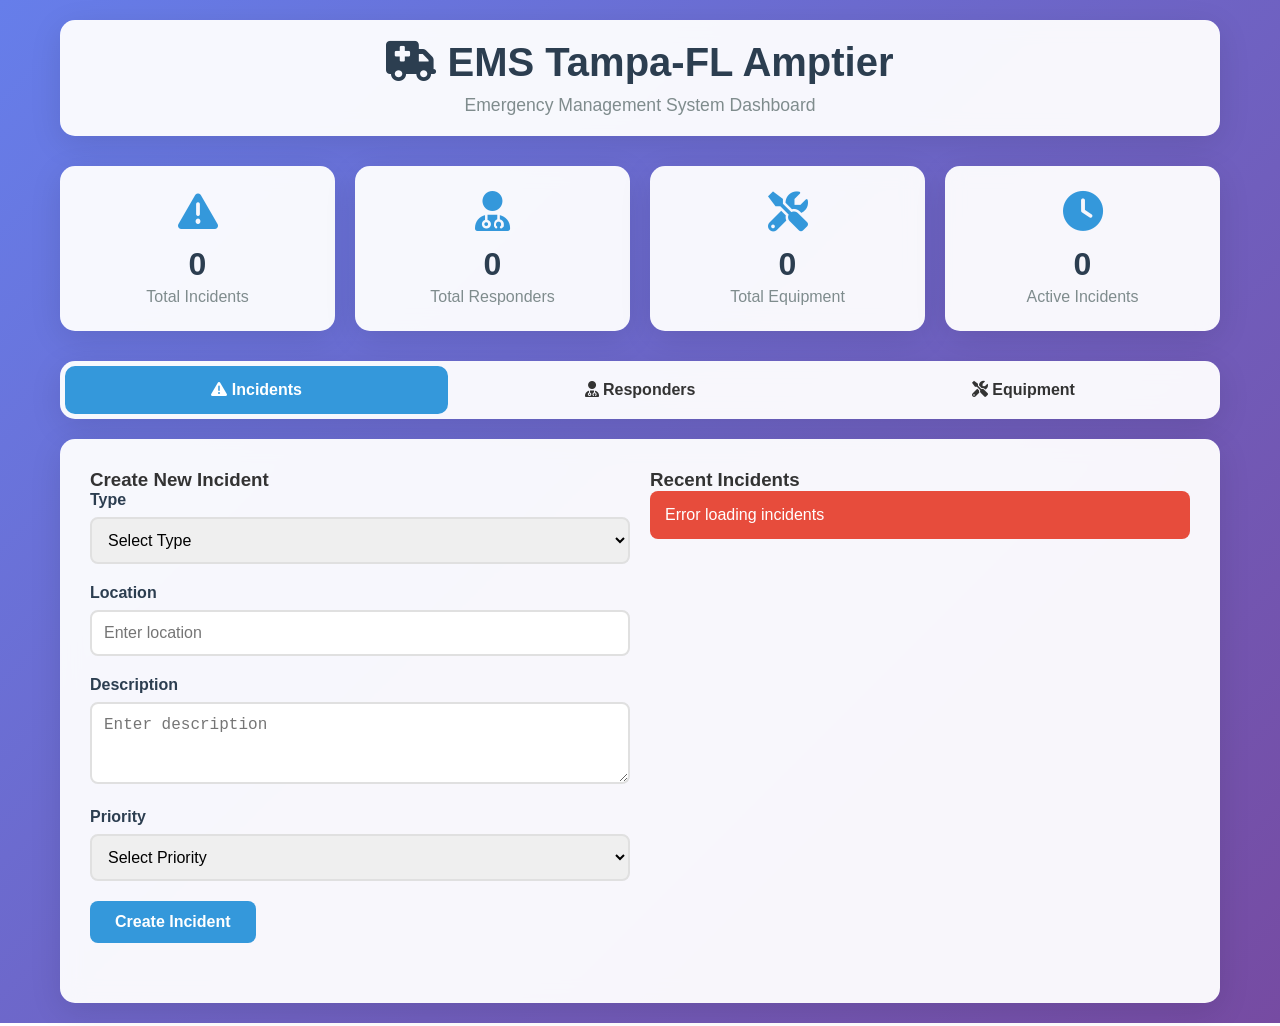
<file: dev/RexusOpsEMS/frontend/index.html>
<!DOCTYPE html>
<html lang="en">
<head>
    <meta charset="UTF-8">
    <meta name="viewport" content="width=device-width, initial-scale=1.0">
    <title>EMS Tampa-FL Amptier Dashboard</title>
    <link href="https://cdnjs.cloudflare.com/ajax/libs/font-awesome/6.0.0/css/all.min.css" rel="stylesheet">
    <style>
        * {
            margin: 0;
            padding: 0;
            box-sizing: border-box;
        }

        body {
            font-family: 'Segoe UI', Tahoma, Geneva, Verdana, sans-serif;
            background: linear-gradient(135deg, #667eea 0%, #764ba2 100%);
            min-height: 100vh;
            color: #333;
        }

        .container {
            max-width: 1200px;
            margin: 0 auto;
            padding: 20px;
        }

        .header {
            background: rgba(255, 255, 255, 0.95);
            backdrop-filter: blur(10px);
            border-radius: 15px;
            padding: 20px;
            margin-bottom: 30px;
            box-shadow: 0 8px 32px rgba(0, 0, 0, 0.1);
        }

        .header h1 {
            color: #2c3e50;
            text-align: center;
            font-size: 2.5rem;
            margin-bottom: 10px;
        }

        .header p {
            text-align: center;
            color: #7f8c8d;
            font-size: 1.1rem;
        }

        .stats-grid {
            display: grid;
            grid-template-columns: repeat(auto-fit, minmax(250px, 1fr));
            gap: 20px;
            margin-bottom: 30px;
        }

        .stat-card {
            background: rgba(255, 255, 255, 0.95);
            backdrop-filter: blur(10px);
            border-radius: 15px;
            padding: 25px;
            text-align: center;
            box-shadow: 0 8px 32px rgba(0, 0, 0, 0.1);
            transition: transform 0.3s ease;
        }

        .stat-card:hover {
            transform: translateY(-5px);
        }

        .stat-card i {
            font-size: 2.5rem;
            margin-bottom: 15px;
            color: #3498db;
        }

        .stat-card h3 {
            font-size: 2rem;
            color: #2c3e50;
            margin-bottom: 5px;
        }

        .stat-card p {
            color: #7f8c8d;
            font-size: 1rem;
        }

        .tabs {
            display: flex;
            background: rgba(255, 255, 255, 0.95);
            backdrop-filter: blur(10px);
            border-radius: 15px;
            padding: 5px;
            margin-bottom: 20px;
            box-shadow: 0 8px 32px rgba(0, 0, 0, 0.1);
        }

        .tab {
            flex: 1;
            padding: 15px 20px;
            text-align: center;
            cursor: pointer;
            border-radius: 10px;
            transition: all 0.3s ease;
            font-weight: 600;
        }

        .tab.active {
            background: #3498db;
            color: white;
        }

        .tab:hover:not(.active) {
            background: rgba(52, 152, 219, 0.1);
        }

        .content {
            background: rgba(255, 255, 255, 0.95);
            backdrop-filter: blur(10px);
            border-radius: 15px;
            padding: 30px;
            box-shadow: 0 8px 32px rgba(0, 0, 0, 0.1);
        }

        .form-grid {
            display: grid;
            grid-template-columns: repeat(auto-fit, minmax(300px, 1fr));
            gap: 20px;
            margin-bottom: 30px;
        }

        .form-group {
            margin-bottom: 20px;
        }

        .form-group label {
            display: block;
            margin-bottom: 8px;
            font-weight: 600;
            color: #2c3e50;
        }

        .form-group input,
        .form-group select,
        .form-group textarea {
            width: 100%;
            padding: 12px;
            border: 2px solid #e0e0e0;
            border-radius: 8px;
            font-size: 1rem;
            transition: border-color 0.3s ease;
        }

        .form-group input:focus,
        .form-group select:focus,
        .form-group textarea:focus {
            outline: none;
            border-color: #3498db;
        }

        .btn {
            background: #3498db;
            color: white;
            border: none;
            padding: 12px 25px;
            border-radius: 8px;
            cursor: pointer;
            font-size: 1rem;
            font-weight: 600;
            transition: all 0.3s ease;
        }

        .btn:hover {
            background: #2980b9;
            transform: translateY(-2px);
        }

        .btn-danger {
            background: #e74c3c;
        }

        .btn-danger:hover {
            background: #c0392b;
        }

        .btn-success {
            background: #27ae60;
        }

        .btn-success:hover {
            background: #229954;
        }

        .list-container {
            max-height: 500px;
            overflow-y: auto;
        }

        .item-card {
            background: #f8f9fa;
            border-radius: 10px;
            padding: 20px;
            margin-bottom: 15px;
            border-left: 4px solid #3498db;
            transition: all 0.3s ease;
        }

        .item-card:hover {
            transform: translateX(5px);
            box-shadow: 0 5px 15px rgba(0, 0, 0, 0.1);
        }

        .item-card h4 {
            color: #2c3e50;
            margin-bottom: 10px;
        }

        .item-card p {
            color: #7f8c8d;
            margin-bottom: 5px;
        }

        .status-badge {
            display: inline-block;
            padding: 4px 12px;
            border-radius: 20px;
            font-size: 0.8rem;
            font-weight: 600;
            text-transform: uppercase;
        }

        .status-active {
            background: #e74c3c;
            color: white;
        }

        .status-available {
            background: #27ae60;
            color: white;
        }

        .priority-high {
            background: #e74c3c;
            color: white;
        }

        .priority-medium {
            background: #f39c12;
            color: white;
        }

        .priority-low {
            background: #27ae60;
            color: white;
        }

        .hidden {
            display: none;
        }

        .loading {
            text-align: center;
            padding: 40px;
            color: #7f8c8d;
        }

        .error {
            background: #e74c3c;
            color: white;
            padding: 15px;
            border-radius: 8px;
            margin-bottom: 20px;
        }

        .success {
            background: #27ae60;
            color: white;
            padding: 15px;
            border-radius: 8px;
            margin-bottom: 20px;
        }

        @media (max-width: 768px) {
            .container {
                padding: 10px;
            }
            
            .header h1 {
                font-size: 2rem;
            }
            
            .stats-grid {
                grid-template-columns: 1fr;
            }
            
            .form-grid {
                grid-template-columns: 1fr;
            }
        }
    </style>
</head>
<body>
    <div class="container">
        <div class="header">
            <h1><i class="fas fa-ambulance"></i> EMS Tampa-FL Amptier</h1>
            <p>Emergency Management System Dashboard</p>
        </div>

        <div class="stats-grid" id="statsGrid">
            <div class="stat-card">
                <i class="fas fa-exclamation-triangle"></i>
                <h3 id="totalIncidents">0</h3>
                <p>Total Incidents</p>
            </div>
            <div class="stat-card">
                <i class="fas fa-user-md"></i>
                <h3 id="totalResponders">0</h3>
                <p>Total Responders</p>
            </div>
            <div class="stat-card">
                <i class="fas fa-tools"></i>
                <h3 id="totalEquipment">0</h3>
                <p>Total Equipment</p>
            </div>
            <div class="stat-card">
                <i class="fas fa-clock"></i>
                <h3 id="activeIncidents">0</h3>
                <p>Active Incidents</p>
            </div>
        </div>

        <div class="tabs">
            <div class="tab active" onclick="showTab('incidents')">
                <i class="fas fa-exclamation-triangle"></i> Incidents
            </div>
            <div class="tab" onclick="showTab('responders')">
                <i class="fas fa-user-md"></i> Responders
            </div>
            <div class="tab" onclick="showTab('equipment')">
                <i class="fas fa-tools"></i> Equipment
            </div>
        </div>

        <div class="content">
            <!-- Incidents Tab -->
            <div id="incidentsTab">
                <div class="form-grid">
                    <div>
                        <h3>Create New Incident</h3>
                        <form id="incidentForm">
                            <div class="form-group">
                                <label for="incidentType">Type</label>
                                <select id="incidentType" required>
                                    <option value="">Select Type</option>
                                    <option value="Medical Emergency">Medical Emergency</option>
                                    <option value="Traffic Accident">Traffic Accident</option>
                                    <option value="Fire">Fire</option>
                                    <option value="Natural Disaster">Natural Disaster</option>
                                    <option value="Other">Other</option>
                                </select>
                            </div>
                            <div class="form-group">
                                <label for="incidentLocation">Location</label>
                                <input type="text" id="incidentLocation" placeholder="Enter location" required>
                            </div>
                            <div class="form-group">
                                <label for="incidentDescription">Description</label>
                                <textarea id="incidentDescription" rows="3" placeholder="Enter description" required></textarea>
                            </div>
                            <div class="form-group">
                                <label for="incidentPriority">Priority</label>
                                <select id="incidentPriority" required>
                                    <option value="">Select Priority</option>
                                    <option value="high">High</option>
                                    <option value="medium">Medium</option>
                                    <option value="low">Low</option>
                                </select>
                            </div>
                            <button type="submit" class="btn">Create Incident</button>
                        </form>
                    </div>
                    <div>
                        <h3>Recent Incidents</h3>
                        <div id="incidentsList" class="list-container">
                            <div class="loading">Loading incidents...</div>
                        </div>
                    </div>
                </div>
            </div>

            <!-- Responders Tab -->
            <div id="respondersTab" class="hidden">
                <div class="form-grid">
                    <div>
                        <h3>Add New Responder</h3>
                        <form id="responderForm">
                            <div class="form-group">
                                <label for="responderName">Name</label>
                                <input type="text" id="responderName" placeholder="Enter name" required>
                            </div>
                            <div class="form-group">
                                <label for="responderRole">Role</label>
                                <select id="responderRole" required>
                                    <option value="">Select Role</option>
                                    <option value="Paramedic">Paramedic</option>
                                    <option value="EMT">EMT</option>
                                    <option value="Firefighter">Firefighter</option>
                                    <option value="Police Officer">Police Officer</option>
                                    <option value="Dispatcher">Dispatcher</option>
                                </select>
                            </div>
                            <div class="form-group">
                                <label for="responderContact">Contact Number</label>
                                <input type="tel" id="responderContact" placeholder="Enter contact number" required>
                            </div>
                            <div class="form-group">
                                <label for="responderLocation">Current Location</label>
                                <input type="text" id="responderLocation" placeholder="Enter current location">
                            </div>
                            <button type="submit" class="btn">Add Responder</button>
                        </form>
                    </div>
                    <div>
                        <h3>Available Responders</h3>
                        <div id="respondersList" class="list-container">
                            <div class="loading">Loading responders...</div>
                        </div>
                    </div>
                </div>
            </div>

            <!-- Equipment Tab -->
            <div id="equipmentTab" class="hidden">
                <div class="form-grid">
                    <div>
                        <h3>Add Equipment</h3>
                        <form id="equipmentForm">
                            <div class="form-group">
                                <label for="equipmentName">Equipment Name</label>
                                <input type="text" id="equipmentName" placeholder="Enter equipment name" required>
                            </div>
                            <div class="form-group">
                                <label for="equipmentType">Type</label>
                                <select id="equipmentType" required>
                                    <option value="">Select Type</option>
                                    <option value="Medical">Medical</option>
                                    <option value="Transport">Transport</option>
                                    <option value="Communication">Communication</option>
                                    <option value="Safety">Safety</option>
                                    <option value="Other">Other</option>
                                </select>
                            </div>
                            <div class="form-group">
                                <label for="equipmentQuantity">Quantity</label>
                                <input type="number" id="equipmentQuantity" min="1" placeholder="Enter quantity" required>
                            </div>
                            <div class="form-group">
                                <label for="equipmentLocation">Location</label>
                                <input type="text" id="equipmentLocation" placeholder="Enter storage location">
                            </div>
                            <button type="submit" class="btn">Add Equipment</button>
                        </form>
                    </div>
                    <div>
                        <h3>Equipment Inventory</h3>
                        <div id="equipmentList" class="list-container">
                            <div class="loading">Loading equipment...</div>
                        </div>
                    </div>
                </div>
            </div>
        </div>
    </div>

    <script>
        const API_BASE = 'http://localhost:5000/api';
        let currentTab = 'incidents';

        // Initialize the application
        document.addEventListener('DOMContentLoaded', function() {
            loadDashboardStats();
            loadIncidents();
            setupEventListeners();
        });

        function setupEventListeners() {
            // Incident form
            document.getElementById('incidentForm').addEventListener('submit', function(e) {
                e.preventDefault();
                createIncident();
            });

            // Responder form
            document.getElementById('responderForm').addEventListener('submit', function(e) {
                e.preventDefault();
                createResponder();
            });

            // Equipment form
            document.getElementById('equipmentForm').addEventListener('submit', function(e) {
                e.preventDefault();
                createEquipment();
            });
        }

        function showTab(tabName) {
            // Hide all tabs
            document.getElementById('incidentsTab').classList.add('hidden');
            document.getElementById('respondersTab').classList.add('hidden');
            document.getElementById('equipmentTab').classList.add('hidden');

            // Remove active class from all tabs
            document.querySelectorAll('.tab').forEach(tab => tab.classList.remove('active'));

            // Show selected tab
            document.getElementById(tabName + 'Tab').classList.remove('hidden');
            event.target.classList.add('active');

            currentTab = tabName;

            // Load data for the selected tab
            switch(tabName) {
                case 'incidents':
                    loadIncidents();
                    break;
                case 'responders':
                    loadResponders();
                    break;
                case 'equipment':
                    loadEquipment();
                    break;
            }
        }

        async function loadDashboardStats() {
            try {
                const response = await fetch(`${API_BASE}/dashboard/stats`);
                const data = await response.json();
                
                document.getElementById('totalIncidents').textContent = data.total_incidents;
                document.getElementById('totalResponders').textContent = data.total_responders;
                document.getElementById('totalEquipment').textContent = data.total_equipment;
                document.getElementById('activeIncidents').textContent = data.active_incidents;
            } catch (error) {
                console.error('Error loading dashboard stats:', error);
            }
        }

        async function loadIncidents() {
            try {
                const response = await fetch(`${API_BASE}/incidents`);
                const data = await response.json();
                
                const incidentsList = document.getElementById('incidentsList');
                if (data.incidents.length === 0) {
                    incidentsList.innerHTML = '<p>No incidents found.</p>';
                    return;
                }

                incidentsList.innerHTML = data.incidents.map(incident => `
                    <div class="item-card">
                        <h4>${incident.type}</h4>
                        <p><strong>Location:</strong> ${incident.location}</p>
                        <p><strong>Description:</strong> ${incident.description}</p>
                        <p><strong>Priority:</strong> <span class="status-badge priority-${incident.priority}">${incident.priority}</span></p>
                        <p><strong>Status:</strong> <span class="status-badge status-${incident.status}">${incident.status}</span></p>
                        <p><strong>Created:</strong> ${new Date(incident.created_at).toLocaleString()}</p>
                    </div>
                `).join('');
            } catch (error) {
                console.error('Error loading incidents:', error);
                document.getElementById('incidentsList').innerHTML = '<div class="error">Error loading incidents</div>';
            }
        }

        async function loadResponders() {
            try {
                const response = await fetch(`${API_BASE}/responders`);
                const data = await response.json();
                
                const respondersList = document.getElementById('respondersList');
                if (data.responders.length === 0) {
                    respondersList.innerHTML = '<p>No responders found.</p>';
                    return;
                }

                respondersList.innerHTML = data.responders.map(responder => `
                    <div class="item-card">
                        <h4>${responder.name}</h4>
                        <p><strong>Role:</strong> ${responder.role}</p>
                        <p><strong>Contact:</strong> ${responder.contact_number}</p>
                        <p><strong>Location:</strong> ${responder.current_location || 'Not specified'}</p>
                        <p><strong>Status:</strong> <span class="status-badge status-${responder.status}">${responder.status}</span></p>
                    </div>
                `).join('');
            } catch (error) {
                console.error('Error loading responders:', error);
                document.getElementById('respondersList').innerHTML = '<div class="error">Error loading responders</div>';
            }
        }

        async function loadEquipment() {
            try {
                const response = await fetch(`${API_BASE}/equipment`);
                const data = await response.json();
                
                const equipmentList = document.getElementById('equipmentList');
                if (data.equipment.length === 0) {
                    equipmentList.innerHTML = '<p>No equipment found.</p>';
                    return;
                }

                equipmentList.innerHTML = data.equipment.map(equipment => `
                    <div class="item-card">
                        <h4>${equipment.name}</h4>
                        <p><strong>Type:</strong> ${equipment.type}</p>
                        <p><strong>Quantity:</strong> ${equipment.quantity}</p>
                        <p><strong>Available:</strong> ${equipment.available_quantity}</p>
                        <p><strong>Location:</strong> ${equipment.location || 'Not specified'}</p>
                        <p><strong>Status:</strong> <span class="status-badge status-${equipment.status}">${equipment.status}</span></p>
                    </div>
                `).join('');
            } catch (error) {
                console.error('Error loading equipment:', error);
                document.getElementById('equipmentList').innerHTML = '<div class="error">Error loading equipment</div>';
            }
        }

        async function createIncident() {
            const formData = {
                type: document.getElementById('incidentType').value,
                location: document.getElementById('incidentLocation').value,
                description: document.getElementById('incidentDescription').value,
                priority: document.getElementById('incidentPriority').value
            };

            try {
                const response = await fetch(`${API_BASE}/incidents`, {
                    method: 'POST',
                    headers: {
                        'Content-Type': 'application/json'
                    },
                    body: JSON.stringify(formData)
                });

                if (response.ok) {
                    document.getElementById('incidentForm').reset();
                    loadIncidents();
                    loadDashboardStats();
                    showMessage('Incident created successfully!', 'success');
                } else {
                    const error = await response.json();
                    showMessage(`Error: ${error.error}`, 'error');
                }
            } catch (error) {
                console.error('Error creating incident:', error);
                showMessage('Error creating incident', 'error');
            }
        }

        async function createResponder() {
            const formData = {
                name: document.getElementById('responderName').value,
                role: document.getElementById('responderRole').value,
                contact_number: document.getElementById('responderContact').value,
                current_location: document.getElementById('responderLocation').value
            };

            try {
                const response = await fetch(`${API_BASE}/responders`, {
                    method: 'POST',
                    headers: {
                        'Content-Type': 'application/json'
                    },
                    body: JSON.stringify(formData)
                });

                if (response.ok) {
                    document.getElementById('responderForm').reset();
                    loadResponders();
                    loadDashboardStats();
                    showMessage('Responder added successfully!', 'success');
                } else {
                    const error = await response.json();
                    showMessage(`Error: ${error.error}`, 'error');
                }
            } catch (error) {
                console.error('Error creating responder:', error);
                showMessage('Error adding responder', 'error');
            }
        }

        async function createEquipment() {
            const formData = {
                name: document.getElementById('equipmentName').value,
                type: document.getElementById('equipmentType').value,
                quantity: parseInt(document.getElementById('equipmentQuantity').value),
                location: document.getElementById('equipmentLocation').value
            };

            try {
                const response = await fetch(`${API_BASE}/equipment`, {
                    method: 'POST',
                    headers: {
                        'Content-Type': 'application/json'
                    },
                    body: JSON.stringify(formData)
                });

                if (response.ok) {
                    document.getElementById('equipmentForm').reset();
                    loadEquipment();
                    loadDashboardStats();
                    showMessage('Equipment added successfully!', 'success');
                } else {
                    const error = await response.json();
                    showMessage(`Error: ${error.error}`, 'error');
                }
            } catch (error) {
                console.error('Error creating equipment:', error);
                showMessage('Error adding equipment', 'error');
            }
        }

        function showMessage(message, type) {
            const messageDiv = document.createElement('div');
            messageDiv.className = type;
            messageDiv.textContent = message;
            
            const content = document.querySelector('.content');
            content.insertBefore(messageDiv, content.firstChild);
            
            setTimeout(() => {
                messageDiv.remove();
            }, 5000);
        }
    </script>
</body>
</html>
</file>
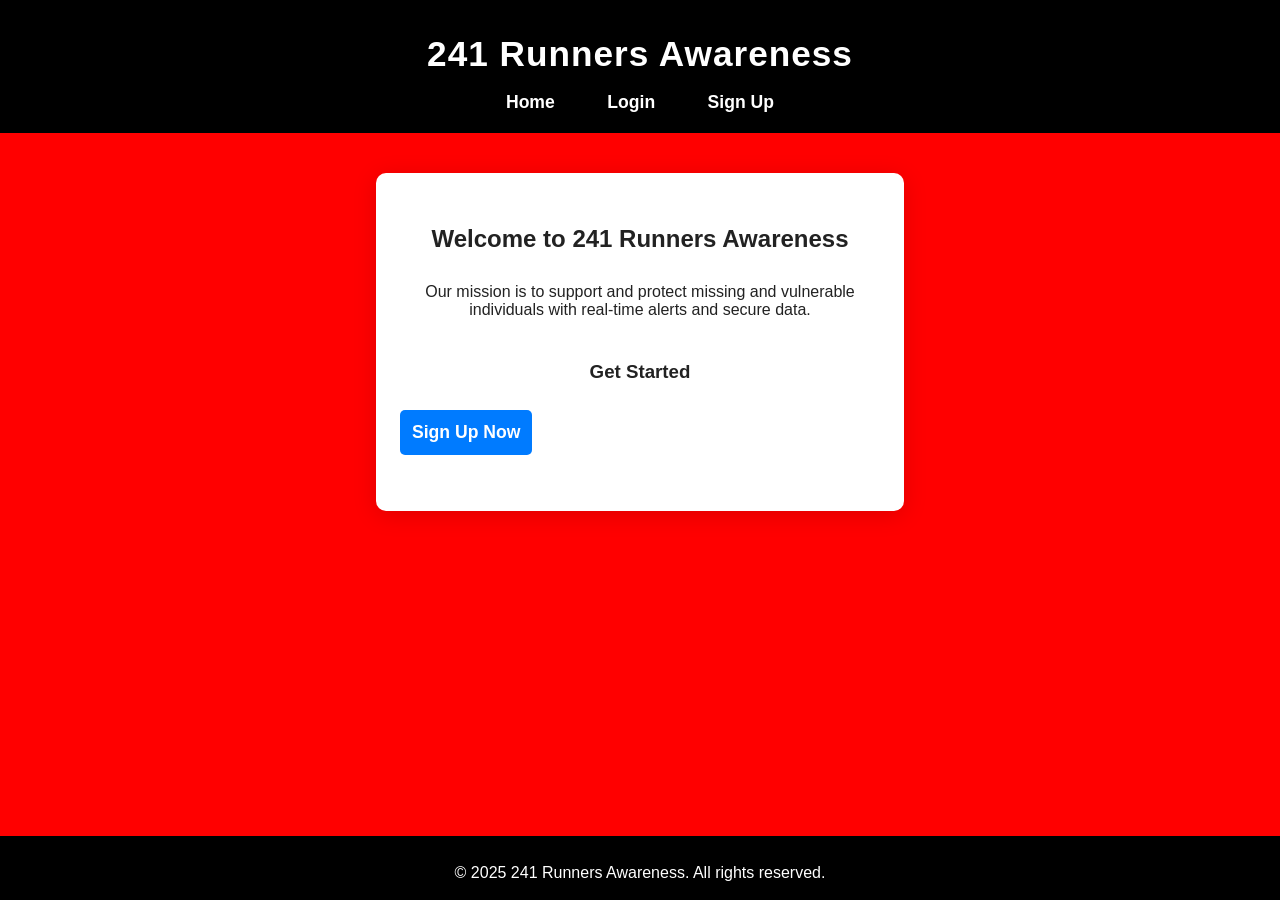
<file: dev/241Runners/frontend/public/index.html>
<!DOCTYPE html>
<html lang="en">
<head>
  <meta charset="UTF-8" />
  <meta name="viewport" content="width=device-width, initial-scale=1.0" />
  <title>241 Runners Awareness</title>
  <script src="https://accounts.google.com/gsi/client" async defer></script>
  <link rel="stylesheet" href="styles.css" />
</head>
<body>
  <header>
    <h1>241 Runners Awareness</h1>
    <nav>
      <a href="index.html">Home</a>
      <a href="login.html">Login</a>
      <a href="signup.html">Sign Up</a>
    </nav>
  </header>

  <main>
    <section>
      <h2>Welcome to 241 Runners Awareness</h2>
      <p>Our mission is to support and protect missing and vulnerable individuals with real-time alerts and secure data.</p>
    </section>
    <section>
      <h3>Get Started</h3>
      <a href="signup.html"><button>Sign Up Now</button></a>
    </section>
  </main>

  <footer>
    <p>&copy; 2025 241 Runners Awareness. All rights reserved.</p>
  </footer>
</body>
</html>
</file>
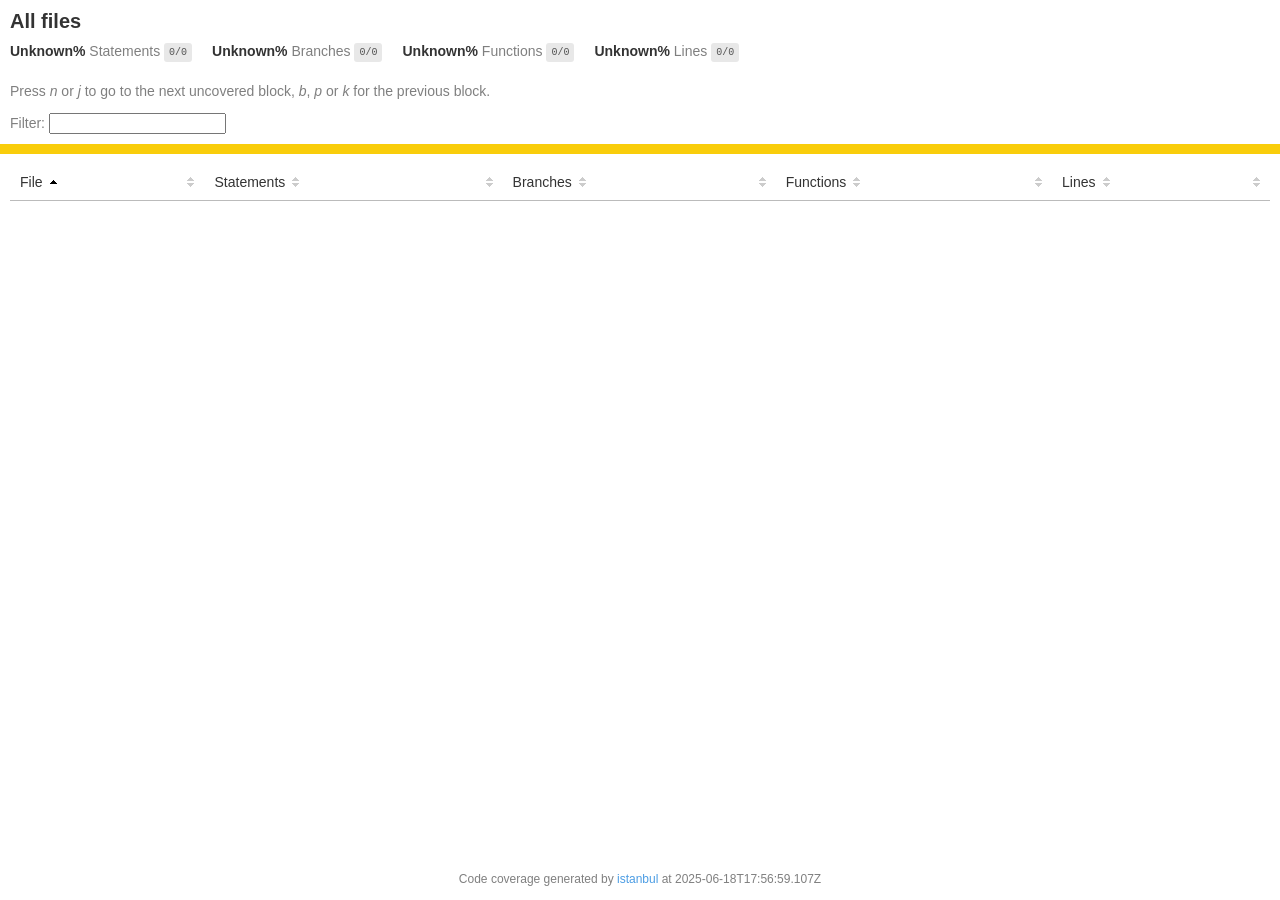
<file: dev/241Runners/frontend/coverage/lcov-report/index.html>
<!doctype html>
<html lang="en">

<head>
    <title>Code coverage report for All files</title>
    <meta charset="utf-8" />
    <link rel="stylesheet" href="prettify.css" />
    <link rel="stylesheet" href="base.css" />
    <link rel="shortcut icon" type="image/x-icon" href="favicon.png" />
    <meta name="viewport" content="width=device-width, initial-scale=1" />
    <style type='text/css'>
        .coverage-summary .sorter {
            background-image: url(sort-arrow-sprite.png);
        }
    </style>
</head>
    
<body>
<div class='wrapper'>
    <div class='pad1'>
        <h1>All files</h1>
        <div class='clearfix'>
            
            <div class='fl pad1y space-right2'>
                <span class="strong">Unknown% </span>
                <span class="quiet">Statements</span>
                <span class='fraction'>0/0</span>
            </div>
        
            
            <div class='fl pad1y space-right2'>
                <span class="strong">Unknown% </span>
                <span class="quiet">Branches</span>
                <span class='fraction'>0/0</span>
            </div>
        
            
            <div class='fl pad1y space-right2'>
                <span class="strong">Unknown% </span>
                <span class="quiet">Functions</span>
                <span class='fraction'>0/0</span>
            </div>
        
            
            <div class='fl pad1y space-right2'>
                <span class="strong">Unknown% </span>
                <span class="quiet">Lines</span>
                <span class='fraction'>0/0</span>
            </div>
        
            
        </div>
        <p class="quiet">
            Press <em>n</em> or <em>j</em> to go to the next uncovered block, <em>b</em>, <em>p</em> or <em>k</em> for the previous block.
        </p>
        <template id="filterTemplate">
            <div class="quiet">
                Filter:
                <input type="search" id="fileSearch">
            </div>
        </template>
    </div>
    <div class='status-line medium'></div>
    <div class="pad1">
<table class="coverage-summary">
<thead>
<tr>
   <th data-col="file" data-fmt="html" data-html="true" class="file">File</th>
   <th data-col="pic" data-type="number" data-fmt="html" data-html="true" class="pic"></th>
   <th data-col="statements" data-type="number" data-fmt="pct" class="pct">Statements</th>
   <th data-col="statements_raw" data-type="number" data-fmt="html" class="abs"></th>
   <th data-col="branches" data-type="number" data-fmt="pct" class="pct">Branches</th>
   <th data-col="branches_raw" data-type="number" data-fmt="html" class="abs"></th>
   <th data-col="functions" data-type="number" data-fmt="pct" class="pct">Functions</th>
   <th data-col="functions_raw" data-type="number" data-fmt="html" class="abs"></th>
   <th data-col="lines" data-type="number" data-fmt="pct" class="pct">Lines</th>
   <th data-col="lines_raw" data-type="number" data-fmt="html" class="abs"></th>
</tr>
</thead>
<tbody></tbody>
</table>
</div>
                <div class='push'></div><!-- for sticky footer -->
            </div><!-- /wrapper -->
            <div class='footer quiet pad2 space-top1 center small'>
                Code coverage generated by
                <a href="https://istanbul.js.org/" target="_blank" rel="noopener noreferrer">istanbul</a>
                at 2025-06-18T17:56:59.107Z
            </div>
        <script src="prettify.js"></script>
        <script>
            window.onload = function () {
                prettyPrint();
            };
        </script>
        <script src="sorter.js"></script>
        <script src="block-navigation.js"></script>
    </body>
</html>
</file>
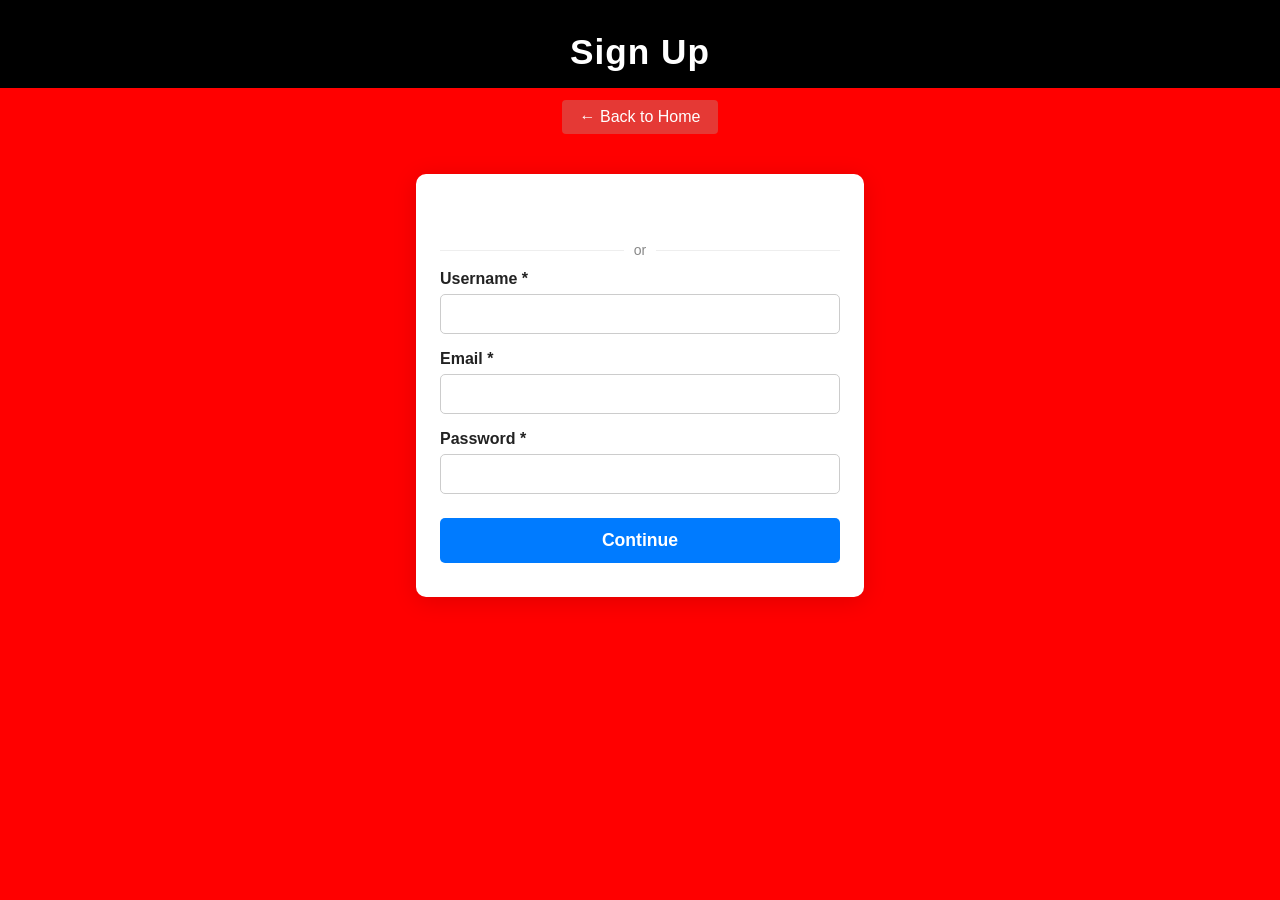
<file: dev/241Runners/frontend/signup.html>
<!DOCTYPE html>
<html lang="en">
<head>
  <meta charset="UTF-8">
  <meta name="viewport" content="width=device-width, initial-scale=1.0">
  <title>Sign Up - 241Runners Awareness</title>
  <script src="https://accounts.google.com/gsi/client" async defer></script>
  <style>
    body {
      background: #ff0000;
      min-height: 100vh;
      margin: 0;
      font-family: Arial, sans-serif;
      display: flex;
      flex-direction: column;
      align-items: center;
      justify-content: flex-start;
    }
    .header {
      width: 100%;
      background: #000;
      color: #fff;
      text-align: center;
      padding: 32px 0 16px 0;
      font-size: 2.2rem;
      font-weight: bold;
      letter-spacing: 1px;
    }
    .back-btn {
      display: inline-block;
      margin: 12px 0 0 0;
      background: #e53935;
      color: #fff;
      border: none;
      border-radius: 4px;
      padding: 8px 18px;
      font-size: 1rem;
      cursor: pointer;
      text-decoration: none;
      transition: background 0.2s;
    }
    .back-btn:hover {
      background: #b71c1c;
    }
    .signup-container {
      background: #fff;
      border-radius: 10px;
      box-shadow: 0 4px 24px rgba(0,0,0,0.13);
      max-width: 400px;
      width: 95%;
      margin: 40px auto 0 auto;
      padding: 32px 24px 24px 24px;
      display: flex;
      flex-direction: column;
      align-items: stretch;
    }
    .google-btn-container {
      display: flex;
      justify-content: center;
      margin-bottom: 18px;
    }
    .divider {
      display: flex;
      align-items: center;
      text-align: center;
      margin: 18px 0 12px 0;
      color: #888;
      font-size: 14px;
    }
    .divider::before, .divider::after {
      content: '';
      flex: 1;
      border-bottom: 1px solid #eee;
    }
    .divider:not(:empty)::before {
      margin-right: 10px;
    }
    .divider:not(:empty)::after {
      margin-left: 10px;
    }
    .form-group {
      margin-bottom: 16px;
      display: flex;
      flex-direction: column;
    }
    label {
      font-weight: 600;
      margin-bottom: 6px;
      color: #222;
    }
    input[type="text"], input[type="email"], input[type="password"] {
      padding: 10px;
      border: 1.5px solid #ccc;
      border-radius: 5px;
      font-size: 1rem;
      transition: border 0.2s;
    }
    input:focus {
      border: 1.5px solid #007bff;
      outline: none;
    }
    .submit-btn {
      background: #007bff;
      color: #fff;
      border: none;
      border-radius: 5px;
      padding: 12px;
      font-size: 1.1rem;
      font-weight: 600;
      cursor: pointer;
      margin-top: 8px;
      transition: background 0.2s;
    }
    .submit-btn:hover {
      background: #0056b3;
    }
    .message {
      text-align: center;
      margin: 10px 0 0 0;
      font-size: 1rem;
      color: #d32f2f;
    }
    @media (max-width: 600px) {
      .signup-container {
        padding: 18px 6px 18px 6px;
      }
      .header {
        font-size: 1.3rem;
        padding: 18px 0 8px 0;
      }
    }
  </style>
</head>
<body>
  <div class="header">Sign Up</div>
  <a href="/" class="back-btn">&larr; Back to Home</a>
  <form class="signup-container" id="signupForm">
    <div class="google-btn-container">
      <div id="g_id_onload"
        data-client_id="933970195369-67fjn7t28p7q8a3grar5a46jad4mvinq.apps.googleusercontent.com"
        data-callback="handleGoogleSignIn"
        data-auto_prompt="false">
      </div>
      <div class="g_id_signin"
        data-type="standard"
        data-size="large"
        data-theme="outline"
        data-text="sign_up_with"
        data-shape="rectangular"
        data-logo_alignment="left">
      </div>
    </div>
    <div class="divider">or</div>
    <div class="form-group">
      <label for="username">Username *</label>
      <input type="text" id="username" name="username" required autocomplete="username">
    </div>
    <div class="form-group">
      <label for="email">Email *</label>
      <input type="email" id="email" name="email" required autocomplete="email">
    </div>
    <div class="form-group">
      <label for="password">Password *</label>
      <input type="password" id="password" name="password" required autocomplete="new-password">
    </div>
    <button type="submit" class="submit-btn">Continue</button>
    <div class="message" id="message"></div>
  </form>
  <script>
    // Backend API URL
    const API_BASE_URL = 'https://api.241runnersawareness.org/api';

    // Google SSO handler
    function handleGoogleSignIn(response) {
      const messageDiv = document.getElementById('message');
      messageDiv.style.color = '#007bff';
      messageDiv.textContent = 'Signing up with Google...';
      fetch(`${API_BASE_URL}/auth/google-login`, {
        method: 'POST',
        headers: { 'Content-Type': 'application/json' },
        body: JSON.stringify({ IdToken: response.credential })
      })
      .then(res => res.json())
      .then(data => {
        if (data.success) {
          localStorage.setItem('user', JSON.stringify(data));
          messageDiv.style.color = '#388e3c';
          messageDiv.textContent = 'Sign up successful! Redirecting...';
          setTimeout(() => window.location.href = '/', 1200);
        } else {
          messageDiv.style.color = '#d32f2f';
          messageDiv.textContent = data.message || 'Google sign up failed.';
        }
      })
      .catch(() => {
        messageDiv.style.color = '#d32f2f';
        messageDiv.textContent = 'Network error. Please try again.';
      });
    }

    // Traditional signup handler (optional: POST to your backend)
    document.getElementById('signupForm').addEventListener('submit', function(e) {
      e.preventDefault();
      const username = document.getElementById('username').value;
      const email = document.getElementById('email').value;
      const password = document.getElementById('password').value;
      const messageDiv = document.getElementById('message');
      messageDiv.style.color = '#007bff';
      messageDiv.textContent = 'Signing up...';
      // Example: POST to your backend registration endpoint
      fetch(`${API_BASE_URL}/auth/register`, {
        method: 'POST',
        headers: { 'Content-Type': 'application/json' },
        body: JSON.stringify({
          username,
          email,
          password
        })
      })
      .then(res => res.json())
      .then(data => {
        if (data.success) {
          localStorage.setItem('user', JSON.stringify(data));
          messageDiv.style.color = '#388e3c';
          messageDiv.textContent = 'Sign up successful! Redirecting...';
          setTimeout(() => window.location.href = '/', 1200);
        } else {
          messageDiv.style.color = '#d32f2f';
          messageDiv.textContent = data.message || 'Sign up failed.';
        }
      })
      .catch(() => {
        messageDiv.style.color = '#d32f2f';
        messageDiv.textContent = 'Network error. Please try again.';
      });
    });
  </script>
</body>
</html>
</file>
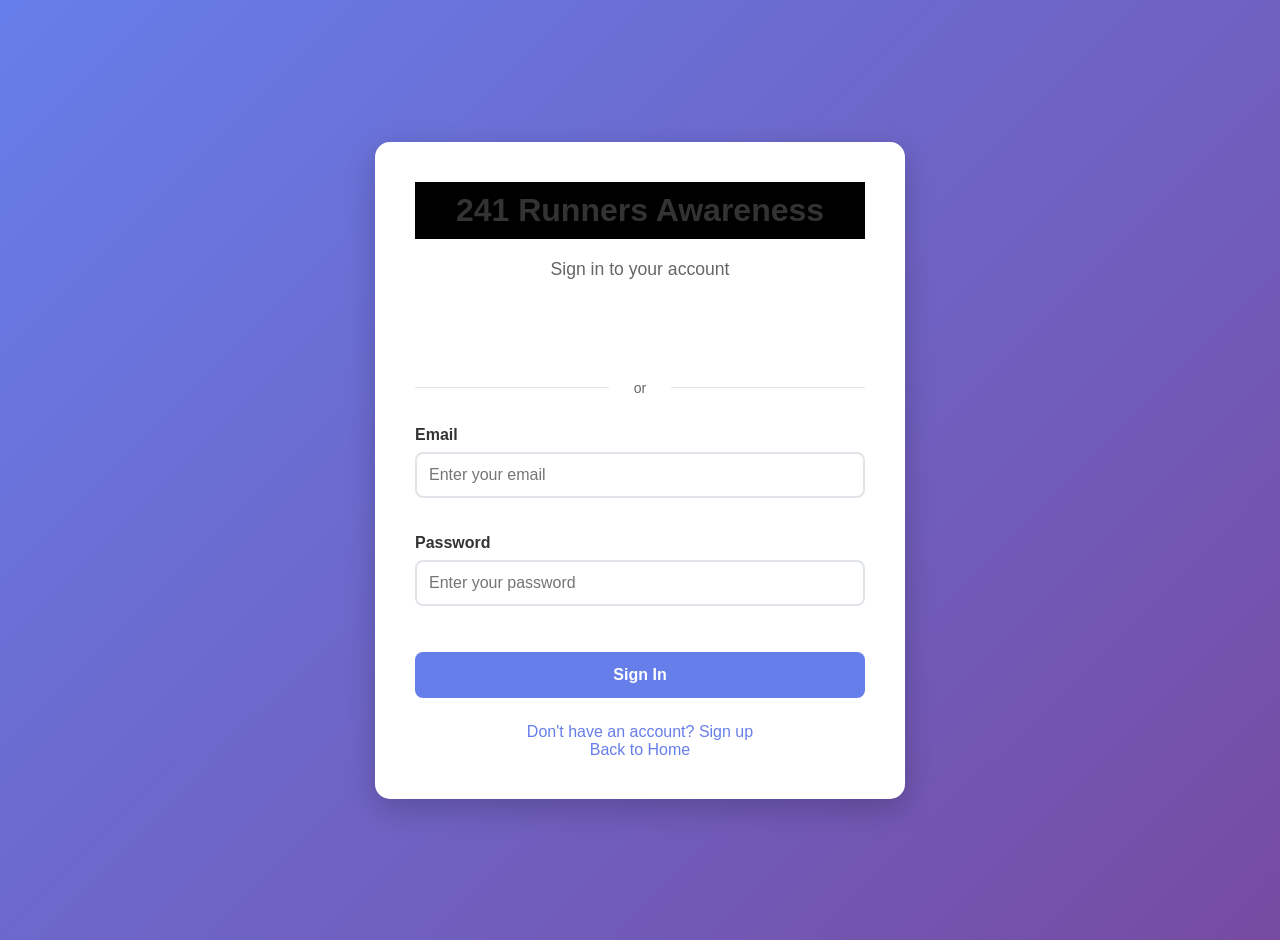
<file: dev/241Runners/frontend/public/auth.html>
<!DOCTYPE html>
<html lang="en">
<head>
    <meta charset="UTF-8">
    <meta name="viewport" content="width=device-width, initial-scale=1.0">
    <title>241 Runners Awareness - Authentication</title>
    <link rel="stylesheet" href="styles.css">
    <script src="https://accounts.google.com/gsi/client" async defer></script>
    <style>
        /* Additional auth-specific styles */
        .auth-page {
            min-height: 100vh;
            display: flex;
            align-items: center;
            justify-content: center;
            background: linear-gradient(135deg, #667eea 0%, #764ba2 100%);
            padding: 20px;
        }
        
        .auth-card {
            background: white;
            border-radius: 15px;
            box-shadow: 0 10px 30px rgba(0, 0, 0, 0.2);
            padding: 40px;
            max-width: 450px;
            width: 100%;
        }
        
        .auth-header {
            text-align: center;
            margin-bottom: 30px;
        }
        
        .auth-header h1 {
            color: #333;
            margin-bottom: 10px;
            font-size: 2em;
        }
        
        .auth-header p {
            color: #666;
            font-size: 1.1em;
        }
        
        .google-signin-container {
            display: flex;
            justify-content: center;
            margin: 30px 0;
        }
        
        .divider {
            display: flex;
            align-items: center;
            text-align: center;
            margin: 30px 0;
            color: #666;
        }
        
        .divider::before,
        .divider::after {
            content: '';
            flex: 1;
            border-bottom: 1px solid #e1e5e9;
        }
        
        .divider span {
            padding: 0 15px;
            background: white;
            font-size: 14px;
        }
        
        .form-group {
            margin-bottom: 20px;
        }
        
        .form-group label {
            display: block;
            margin-bottom: 8px;
            font-weight: 600;
            color: #333;
        }
        
        .form-group input {
            width: 100%;
            padding: 12px;
            border: 2px solid #e1e5e9;
            border-radius: 8px;
            font-size: 16px;
            transition: border-color 0.3s ease;
            box-sizing: border-box;
        }
        
        .form-group input:focus {
            outline: none;
            border-color: #667eea;
            box-shadow: 0 0 0 3px rgba(102, 126, 234, 0.1);
        }
        
        .auth-button {
            width: 100%;
            background: #667eea;
            color: white;
            padding: 14px;
            border: none;
            border-radius: 8px;
            font-size: 16px;
            font-weight: 600;
            cursor: pointer;
            transition: background-color 0.3s ease;
            margin-top: 10px;
        }
        
        .auth-button:hover {
            background: #5a6fd8;
        }
        
        .auth-button:disabled {
            background: #ccc;
            cursor: not-allowed;
        }
        
        .auth-links {
            text-align: center;
            margin-top: 25px;
        }
        
        .auth-links a {
            color: #667eea;
            text-decoration: none;
            margin: 0 10px;
            font-weight: 500;
        }
        
        .auth-links a:hover {
            text-decoration: underline;
        }
        
        .error-message {
            background: #fee;
            color: #c33;
            border: 1px solid #fcc;
            border-radius: 6px;
            padding: 12px;
            margin: 15px 0;
            text-align: center;
        }
        
        .success-message {
            background: #efe;
            color: #363;
            border: 1px solid #cfc;
            border-radius: 6px;
            padding: 12px;
            margin: 15px 0;
            text-align: center;
        }
        
        .loading {
            opacity: 0.7;
            pointer-events: none;
        }
        
        @media (max-width: 480px) {
            .auth-card {
                padding: 30px 20px;
            }
            
            .auth-header h1 {
                font-size: 1.8em;
            }
        }
    </style>
</head>
<body>
    <div class="auth-page">
        <div class="auth-card">
            <div class="auth-header">
                <h1>241 Runners Awareness</h1>
                <p>Sign in to your account</p>
            </div>
            
            <div class="google-signin-container">
                <div id="g_id_onload"
                     data-client_id="933970195369-67fjn7t28p7q8a3grar5a46jad4mvinq.apps.googleusercontent.com"
                     data-callback="handleGoogleSignIn"
                     data-auto_prompt="false">
                </div>
                <div class="g_id_signin"
                     data-type="standard"
                     data-size="large"
                     data-theme="outline"
                     data-text="sign_in_with"
                     data-shape="rectangular"
                     data-logo_alignment="left">
                </div>
            </div>
            
            <div class="divider">
                <span>or</span>
            </div>
            
            <div id="message"></div>
            
            <form id="loginForm">
                <div class="form-group">
                    <label for="email">Email</label>
                    <input type="email" id="email" name="email" required placeholder="Enter your email">
                </div>
                
                <div class="form-group">
                    <label for="password">Password</label>
                    <input type="password" id="password" name="password" required placeholder="Enter your password">
                </div>
                
                <button type="submit" class="auth-button" id="loginButton">
                    Sign In
                </button>
            </form>
            
            <div class="auth-links">
                <a href="/register">Don't have an account? Sign up</a>
                <br>
                <a href="/">Back to Home</a>
            </div>
        </div>
    </div>

    <script>
        // Configuration
        const API_BASE_URL = 'https://api.241runnersawareness.org/api'; // Production API URL
        
        // Google Sign-In handler
        function handleGoogleSignIn(response) {
            const button = document.getElementById('loginButton');
            const messageDiv = document.getElementById('message');
            
            // Show loading state
            button.disabled = true;
            button.textContent = 'Signing in...';
            showMessage('Signing in with Google...', 'success');
            
            // Send Google token to backend
            fetch(`${API_BASE_URL}/auth/google-login`, {
                method: 'POST',
                headers: {
                    'Content-Type': 'application/json',
                },
                body: JSON.stringify({
                    IdToken: response.credential
                })
            })
            .then(response => response.json())
            .then(data => {
                if (data.success) {
                    // Store user data and token
                    localStorage.setItem('user', JSON.stringify(data));
                    showMessage('Sign in successful! Redirecting...', 'success');
                    
                    // Redirect based on user role
                    setTimeout(() => {
                        if (data.user && data.user.role === 'admin') {
                            window.location.href = '/admin';
                        } else {
                            window.location.href = '/';
                        }
                    }, 1500);
                } else {
                    showMessage(data.message || 'Sign in failed', 'error');
                    button.disabled = false;
                    button.textContent = 'Sign In';
                }
            })
            .catch(error => {
                console.error('Error:', error);
                showMessage('Network error. Please try again.', 'error');
                button.disabled = false;
                button.textContent = 'Sign In';
            });
        }
        
        // Traditional login handler
        document.getElementById('loginForm').addEventListener('submit', function(e) {
            e.preventDefault();
            
            const email = document.getElementById('email').value;
            const password = document.getElementById('password').value;
            const button = document.getElementById('loginButton');
            
            // Show loading state
            button.disabled = true;
            button.textContent = 'Signing in...';
            showMessage('Signing in...', 'success');
            
            // Send login request
            fetch(`${API_BASE_URL}/auth/login`, {
                method: 'POST',
                headers: {
                    'Content-Type': 'application/json',
                },
                body: JSON.stringify({
                    email: email,
                    password: password
                })
            })
            .then(response => response.json())
            .then(data => {
                if (data.success) {
                    // Store user data and token
                    localStorage.setItem('user', JSON.stringify(data));
                    showMessage('Sign in successful! Redirecting...', 'success');
                    
                    // Redirect based on user role
                    setTimeout(() => {
                        if (data.user && data.user.role === 'admin') {
                            window.location.href = '/admin';
                        } else {
                            window.location.href = '/';
                        }
                    }, 1500);
                } else {
                    showMessage(data.message || 'Invalid email or password', 'error');
                    button.disabled = false;
                    button.textContent = 'Sign In';
                }
            })
            .catch(error => {
                console.error('Error:', error);
                showMessage('Network error. Please try again.', 'error');
                button.disabled = false;
                button.textContent = 'Sign In';
            });
        });
        
        // Message display function
        function showMessage(message, type) {
            const messageDiv = document.getElementById('message');
            messageDiv.className = type === 'success' ? 'success-message' : 'error-message';
            messageDiv.textContent = message;
        }
        
        // Check if user is already logged in
        window.addEventListener('load', function() {
            const user = localStorage.getItem('user');
            if (user) {
                const userData = JSON.parse(user);
                if (userData.user && userData.user.role === 'admin') {
                    window.location.href = '/admin';
                } else {
                    window.location.href = '/';
                }
            }
        });
    </script>
</body>
</html>
</file>
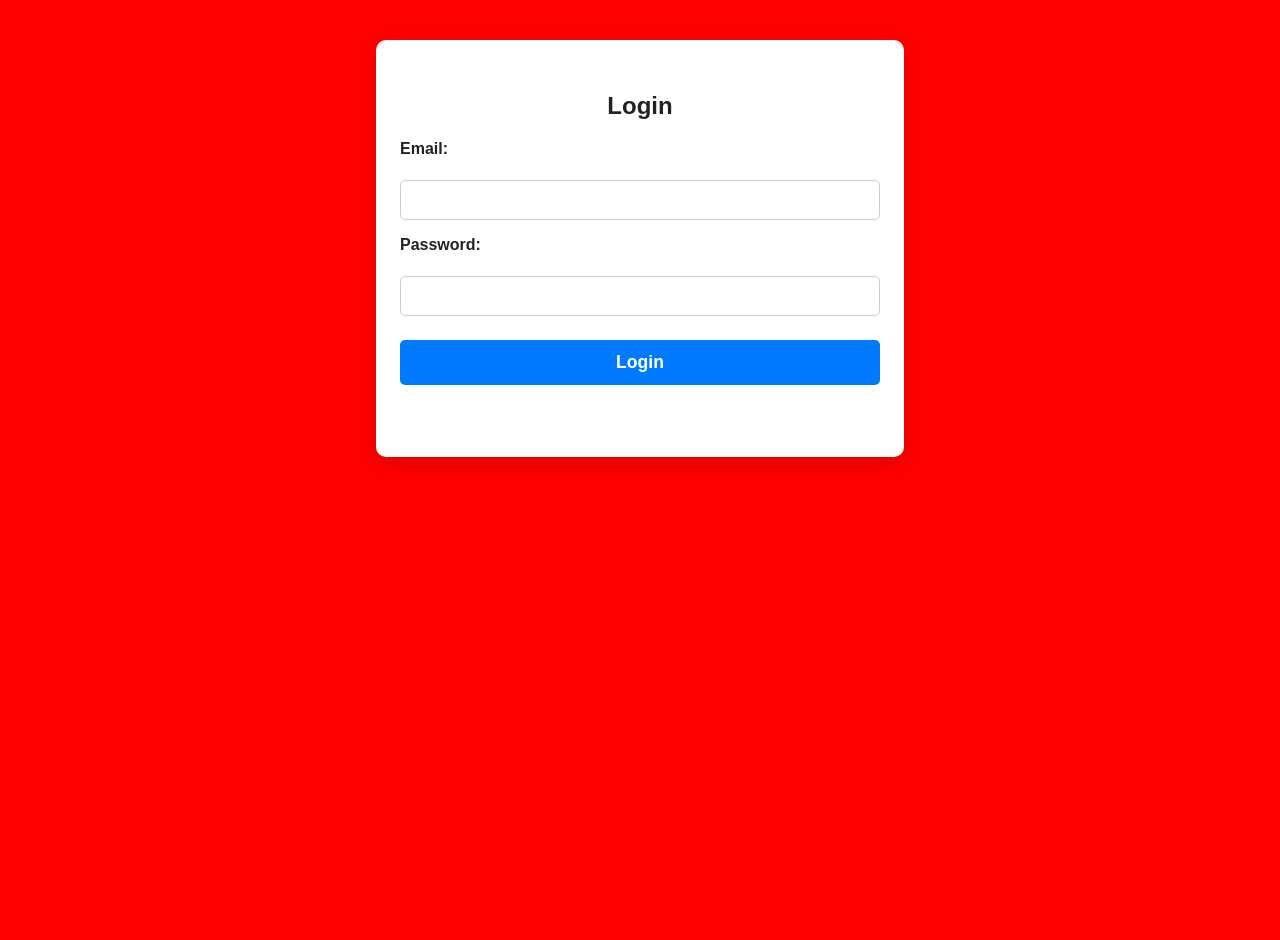
<file: dev/241Runners/frontend/public/login.html>
<!DOCTYPE html>
<html lang="en">
<head>
  <meta charset="UTF-8" />
  <meta name="viewport" content="width=device-width, initial-scale=1.0" />
  <title>Login - 241 Runners Awareness</title>
  <script src="https://accounts.google.com/gsi/client" async defer></script>
  <link rel="stylesheet" href="styles.css" />
</head>
<body>
  <main>
    <h2>Login</h2>
    <form id="login-form">
      <label>Email:</label>
      <input type="email" id="email" required />
      <label>Password:</label>
      <input type="password" id="password" required />
      <button type="submit">Login</button>
    </form>

    <!-- Google SSO Login -->
    <div id="g_id_onload"
         data-client_id="933970195369-67fjn7t28p7q8a3grar5a46jad4mvinq.apps.googleusercontent.com"
         data-login_uri="https://api.241runnersawareness.org/api/auth/google-login"
         data-auto_prompt="false">
    </div>

    <div class="g_id_signin"
         data-type="standard"
         data-size="large"
         data-theme="outline"
         data-text="sign_in_with"
         data-shape="rectangular"
         data-logo_alignment="left">
    </div>
  </main>

  <script>
    document.getElementById("login-form").addEventListener("submit", async (e) => {
      e.preventDefault();
      const email = document.getElementById("email").value;
      const password = document.getElementById("password").value;

      const res = await fetch("https://api.241runnersawareness.org/api/auth/login", {
        method: "POST",
        headers: {
          "Content-Type": "application/json"
        },
        body: JSON.stringify({ email, password })
      });

      const data = await res.json();
      if (res.ok && data.token) {
        localStorage.setItem("token", data.token);
        window.location.href = "/dashboard.html";
      } else {
        alert(data.message || "Login failed");
      }
    });
  </script>
</body>
</html>
</file>
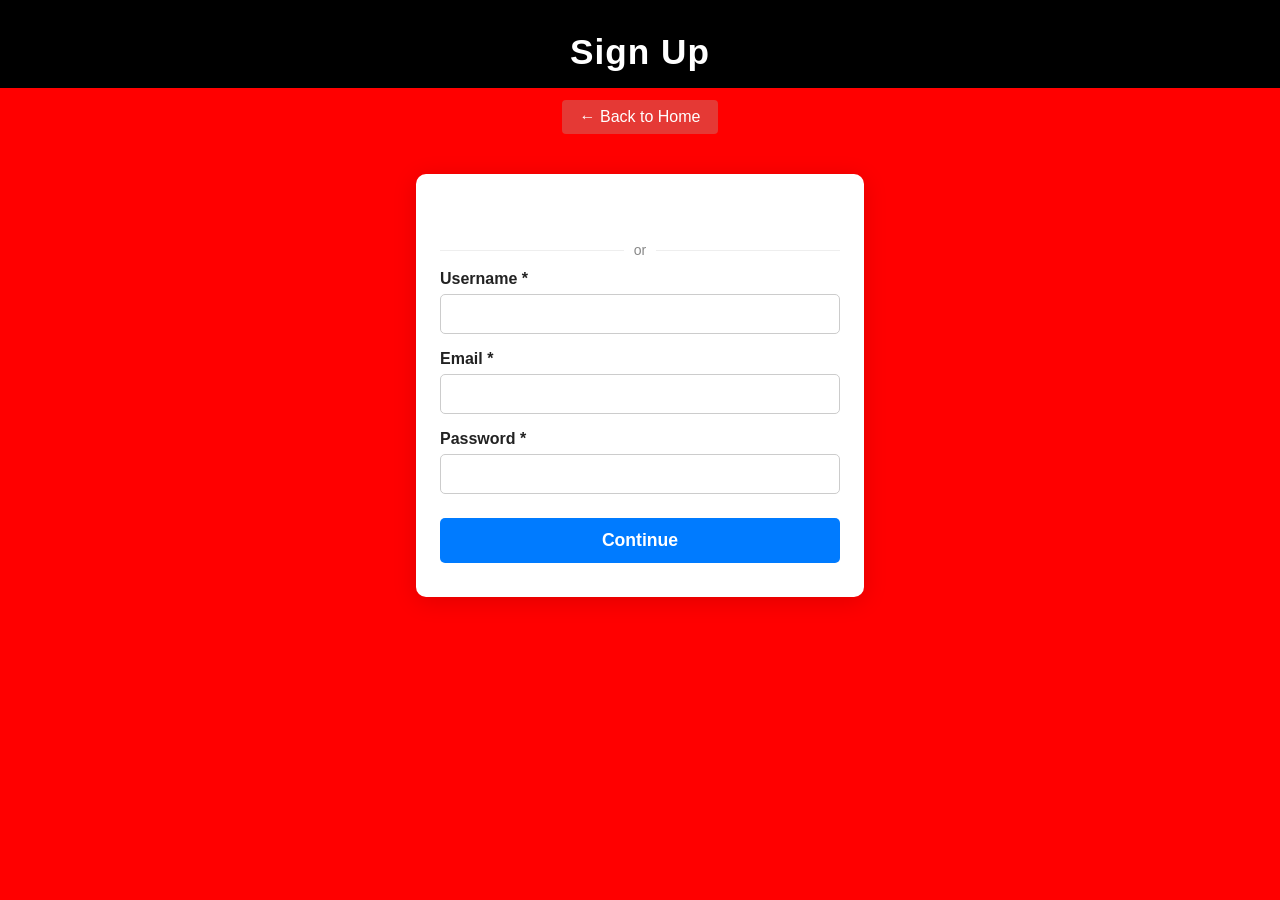
<file: dev/241Runners/frontend/public/signup.html>
<!DOCTYPE html>
<html lang="en">
<head>
  <meta charset="UTF-8">
  <meta name="viewport" content="width=device-width, initial-scale=1.0">
  <title>Sign Up - 241Runners Awareness</title>
  <script src="https://accounts.google.com/gsi/client" async defer></script>
  <style>
    body {
      background: #ff0000;
      min-height: 100vh;
      margin: 0;
      font-family: Arial, sans-serif;
      display: flex;
      flex-direction: column;
      align-items: center;
      justify-content: flex-start;
    }
    .header {
      width: 100%;
      background: #000;
      color: #fff;
      text-align: center;
      padding: 32px 0 16px 0;
      font-size: 2.2rem;
      font-weight: bold;
      letter-spacing: 1px;
    }
    .back-btn {
      display: inline-block;
      margin: 12px 0 0 0;
      background: #e53935;
      color: #fff;
      border: none;
      border-radius: 4px;
      padding: 8px 18px;
      font-size: 1rem;
      cursor: pointer;
      text-decoration: none;
      transition: background 0.2s;
    }
    .back-btn:hover {
      background: #b71c1c;
    }
    .signup-container {
      background: #fff;
      border-radius: 10px;
      box-shadow: 0 4px 24px rgba(0,0,0,0.13);
      max-width: 400px;
      width: 95%;
      margin: 40px auto 0 auto;
      padding: 32px 24px 24px 24px;
      display: flex;
      flex-direction: column;
      align-items: stretch;
    }
    .google-btn-container {
      display: flex;
      justify-content: center;
      margin-bottom: 18px;
    }
    .divider {
      display: flex;
      align-items: center;
      text-align: center;
      margin: 18px 0 12px 0;
      color: #888;
      font-size: 14px;
    }
    .divider::before, .divider::after {
      content: '';
      flex: 1;
      border-bottom: 1px solid #eee;
    }
    .divider:not(:empty)::before {
      margin-right: 10px;
    }
    .divider:not(:empty)::after {
      margin-left: 10px;
    }
    .form-group {
      margin-bottom: 16px;
      display: flex;
      flex-direction: column;
    }
    label {
      font-weight: 600;
      margin-bottom: 6px;
      color: #222;
    }
    input[type="text"], input[type="email"], input[type="password"] {
      padding: 10px;
      border: 1.5px solid #ccc;
      border-radius: 5px;
      font-size: 1rem;
      transition: border 0.2s;
    }
    input:focus {
      border: 1.5px solid #007bff;
      outline: none;
    }
    .submit-btn {
      background: #007bff;
      color: #fff;
      border: none;
      border-radius: 5px;
      padding: 12px;
      font-size: 1.1rem;
      font-weight: 600;
      cursor: pointer;
      margin-top: 8px;
      transition: background 0.2s;
    }
    .submit-btn:hover {
      background: #0056b3;
    }
    .message {
      text-align: center;
      margin: 10px 0 0 0;
      font-size: 1rem;
      color: #d32f2f;
    }
    @media (max-width: 600px) {
      .signup-container {
        padding: 18px 6px 18px 6px;
      }
      .header {
        font-size: 1.3rem;
        padding: 18px 0 8px 0;
      }
    }
  </style>
</head>
<body>
  <div class="header">Sign Up</div>
  <a href="/" class="back-btn">&larr; Back to Home</a>
  <form class="signup-container" id="signupForm">
    <div class="google-btn-container">
      <div id="g_id_onload"
        data-client_id="933970195369-67fjn7t28p7q8a3grar5a46jad4mvinq.apps.googleusercontent.com"
        data-callback="handleGoogleSignIn"
        data-auto_prompt="false">
      </div>
      <div class="g_id_signin"
        data-type="standard"
        data-size="large"
        data-theme="outline"
        data-text="sign_up_with"
        data-shape="rectangular"
        data-logo_alignment="left">
      </div>
    </div>
    <div class="divider">or</div>
    <div class="form-group">
      <label for="username">Username *</label>
      <input type="text" id="username" name="username" required autocomplete="username">
    </div>
    <div class="form-group">
      <label for="email">Email *</label>
      <input type="email" id="email" name="email" required autocomplete="email">
    </div>
    <div class="form-group">
      <label for="password">Password *</label>
      <input type="password" id="password" name="password" required autocomplete="new-password">
    </div>
    <button type="submit" class="submit-btn">Continue</button>
    <div class="message" id="message"></div>
  </form>
  <script>
    // Backend API URL
    const API_BASE_URL = 'https://api.241runnersawareness.org/api';

    // Google SSO handler
    function handleGoogleSignIn(response) {
      const messageDiv = document.getElementById('message');
      messageDiv.style.color = '#007bff';
      messageDiv.textContent = 'Signing up with Google...';
      fetch(`${API_BASE_URL}/auth/google-login`, {
        method: 'POST',
        headers: { 'Content-Type': 'application/json' },
        body: JSON.stringify({ IdToken: response.credential })
      })
      .then(res => res.json())
      .then(data => {
        if (data.success) {
          localStorage.setItem('user', JSON.stringify(data));
          messageDiv.style.color = '#388e3c';
          messageDiv.textContent = 'Sign up successful! Redirecting...';
          setTimeout(() => window.location.href = '/', 1200);
        } else {
          messageDiv.style.color = '#d32f2f';
          messageDiv.textContent = data.message || 'Google sign up failed.';
        }
      })
      .catch(() => {
        messageDiv.style.color = '#d32f2f';
        messageDiv.textContent = 'Network error. Please try again.';
      });
    }

    // Traditional signup handler (optional: POST to your backend)
    document.getElementById('signupForm').addEventListener('submit', function(e) {
      e.preventDefault();
      const username = document.getElementById('username').value;
      const email = document.getElementById('email').value;
      const password = document.getElementById('password').value;
      const messageDiv = document.getElementById('message');
      messageDiv.style.color = '#007bff';
      messageDiv.textContent = 'Signing up...';
      // Example: POST to your backend registration endpoint
      fetch(`${API_BASE_URL}/auth/register`, {
        method: 'POST',
        headers: { 'Content-Type': 'application/json' },
        body: JSON.stringify({
          username,
          email,
          password
        })
      })
      .then(res => res.json())
      .then(data => {
        if (data.success) {
          localStorage.setItem('user', JSON.stringify(data));
          messageDiv.style.color = '#388e3c';
          messageDiv.textContent = 'Sign up successful! Redirecting...';
          setTimeout(() => window.location.href = '/', 1200);
        } else {
          messageDiv.style.color = '#d32f2f';
          messageDiv.textContent = data.message || 'Sign up failed.';
        }
      })
      .catch(() => {
        messageDiv.style.color = '#d32f2f';
        messageDiv.textContent = 'Network error. Please try again.';
      });
    });
  </script>
</body>
</html>
</file>
<file: dev/241Runners/frontend/public/styles.css>
/* =============================
   GLOBAL STYLES
============================= */
body {
  margin: 0;
  font-family: Arial, sans-serif;
  background: #ff0000;
  min-height: 100vh;
  color: #222;
}
h1 {
  font-size: 2em;
  margin: 0;
  padding: 10px;
  text-align: center;
  background-color: black;
  color: white;
}
h2, h2.obj {
  font-size: 1.5em;
  margin: 0;
  text-align: center;
  padding: 20px 10px;
}
h2.obj {
  color: black;
  background-color: red;
}
p {
  font-size: 1em;
  margin: 0;
  padding: 10px;
  text-align: center;
}

/* =============================
   HEADER & NAVIGATION
============================= */
header {
  background: #000;
  color: #fff;
  padding: 24px 0 12px 0;
  text-align: center;
}
header h1 {
  margin: 0 0 8px 0;
  font-size: 2.2rem;
  letter-spacing: 1px;
}
nav {
  margin: 0 0 8px 0;
}
nav a {
  color: #fff;
  text-decoration: none;
  margin: 0 12px;
  font-weight: 600;
  font-size: 1.1rem;
  padding: 6px 12px;
  border-radius: 4px;
  transition: background 0.2s;
}
nav a:hover {
  background: #e53935;
}

main {
  max-width: 480px;
  margin: 40px auto 0 auto;
  background: #fff;
  border-radius: 10px;
  box-shadow: 0 4px 24px rgba(0,0,0,0.13);
  padding: 32px 24px 24px 24px;
  display: flex;
  flex-direction: column;
  align-items: stretch;
}
main h2, main h3 {
  text-align: center;
  margin-top: 0;
}
main section {
  margin-bottom: 32px;
}

form {
  display: flex;
  flex-direction: column;
  gap: 16px;
  margin-bottom: 18px;
}
label {
  font-weight: 600;
  margin-bottom: 6px;
  color: #222;
}
input[type="text"], input[type="email"], input[type="password"] {
  padding: 10px;
  border: 1.5px solid #ccc;
  border-radius: 5px;
  font-size: 1rem;
  transition: border 0.2s;
}
input:focus {
  border: 1.5px solid #007bff;
  outline: none;
}
button {
  background: #007bff;
  color: #fff;
  border: none;
  border-radius: 5px;
  padding: 12px;
  font-size: 1.1rem;
  font-weight: 600;
  cursor: pointer;
  margin-top: 8px;
  transition: background 0.2s;
}
button:hover {
  background: #0056b3;
}

.g_id_signin, .google-btn-container {
  display: flex;
  justify-content: center;
  margin: 18px 0 12px 0;
}

.divider {
  display: flex;
  align-items: center;
  text-align: center;
  margin: 18px 0 12px 0;
  color: #888;
  font-size: 14px;
}
.divider::before, .divider::after {
  content: '';
  flex: 1;
  border-bottom: 1px solid #eee;
}
.divider:not(:empty)::before {
  margin-right: 10px;
}
.divider:not(:empty)::after {
  margin-left: 10px;
}

footer {
  text-align: center;
  color: #fff;
  background: #000;
  padding: 18px 0 8px 0;
  position: fixed;
  width: 100%;
  bottom: 0;
  left: 0;
  font-size: 1rem;
}

/* =============================
   SLIDESHOW STYLING
============================= */
.slideshow-wrapper {
  max-width: 60%;
  margin: 20px auto;
  text-align: center;
  position: relative;
}
.slideshow-container {
  position: relative;
  overflow: hidden;
  border-radius: 10px;
}
.slide { display: none; }
.slide img {
  width: 100%;
  height: auto;
  border-radius: 10px;
}
.slideshow-buttons {
  display: flex;
  justify-content: space-between;
  margin-top: 10px;
}
.prev, .next {
  cursor: pointer;
  padding: 10px 20px;
  color: white;
  font-weight: bold;
  font-size: 18px;
  background-color: black;
  border: none;
  border-radius: 25px;
  transition: background-color 0.3s ease;
}
.prev:hover, .next:hover {
  background-color: green;
}
.slideshow-dots {
  margin-top: 10px;
}
.dot {
  cursor: pointer;
  height: 12px;
  width: 12px;
  margin: 0 4px;
  background-color: black;
  border-radius: 50%;
  display: inline-block;
  transition: background-color 0.3s ease;
}
.dot.active, .dot:hover {
  background-color: yellow;
}

/* =============================
   IMAGE DEFAULT STYLING
============================= */
img {
  width: 50%;
  height: 75%;
  display: block;
  justify-content: center;
  margin: auto;
}

/* =============================
   VIEW BLOCK STYLES (Records + Contacts)
============================= */
.record-block {
  background: #ffffff;
  border: 1px solid #ccc;
  border-radius: 8px;
  padding: 15px;
  margin-bottom: 20px;
  box-shadow: 0 2px 5px rgba(0, 0, 0, 0.05);
}
.record-block button {
  margin-top: 10px;
  padding: 8px 12px;
  background-color: #4caf50;
  color: #fff;
  border: none;
  border-radius: 4px;
  cursor: pointer;
}
.record-block button:hover {
  background-color: #388e3c;
}

/* =============================
   RESPONSIVE LAYOUT
============================= */
@media screen and (max-width: 600px) {
  main {
    padding: 18px 6px 18px 6px;
    max-width: 98vw;
  }
  header h1 {
    font-size: 1.3rem;
    padding: 18px 0 8px 0;
  }
  nav a {
    font-size: 1rem;
    padding: 4px 8px;
  }
  footer {
    font-size: 0.95rem;
    padding: 10px 0 6px 0;
  }
  .slideshow-wrapper { max-width: 95%; }
  img { width: 90%; height: auto; }
  .back-button {
    width: 90%;
    text-align: center;
    display: block;
    margin: 15px auto;
  }
}
@media screen and (min-width: 601px) and (max-width: 1024px) {
  .slideshow-wrapper { max-width: 80%; }
  img { width: 70%; height: auto; }
}
@media screen and (min-width: 1025px) {
  .slideshow-wrapper { max-width: 60%; }
  img { width: 50%; height: auto; }
}

/* =============================
   PRINT STYLES
============================= */
@media print {
  body * {
    visibility: hidden;
  }

  .record-block, .record-block * {
    visibility: visible;
  }

  .record-block {
    position: absolute;
    left: 0;
    top: 0;
  }

  button {
    display: none;
  }
}
</file>
<file: dev/241Runners/frontend/coverage/lcov-report/prettify.css>
.pln{color:#000}@media screen{.str{color:#080}.kwd{color:#008}.com{color:#800}.typ{color:#606}.lit{color:#066}.pun,.opn,.clo{color:#660}.tag{color:#008}.atn{color:#606}.atv{color:#080}.dec,.var{color:#606}.fun{color:red}}@media print,projection{.str{color:#060}.kwd{color:#006;font-weight:bold}.com{color:#600;font-style:italic}.typ{color:#404;font-weight:bold}.lit{color:#044}.pun,.opn,.clo{color:#440}.tag{color:#006;font-weight:bold}.atn{color:#404}.atv{color:#060}}pre.prettyprint{padding:2px;border:1px solid #888}ol.linenums{margin-top:0;margin-bottom:0}li.L0,li.L1,li.L2,li.L3,li.L5,li.L6,li.L7,li.L8{list-style-type:none}li.L1,li.L3,li.L5,li.L7,li.L9{background:#eee}
</file>
<file: dev/241Runners/frontend/coverage/lcov-report/base.css>
body, html {
  margin:0; padding: 0;
  height: 100%;
}
body {
    font-family: Helvetica Neue, Helvetica, Arial;
    font-size: 14px;
    color:#333;
}
.small { font-size: 12px; }
*, *:after, *:before {
  -webkit-box-sizing:border-box;
     -moz-box-sizing:border-box;
          box-sizing:border-box;
  }
h1 { font-size: 20px; margin: 0;}
h2 { font-size: 14px; }
pre {
    font: 12px/1.4 Consolas, "Liberation Mono", Menlo, Courier, monospace;
    margin: 0;
    padding: 0;
    -moz-tab-size: 2;
    -o-tab-size:  2;
    tab-size: 2;
}
a { color:#0074D9; text-decoration:none; }
a:hover { text-decoration:underline; }
.strong { font-weight: bold; }
.space-top1 { padding: 10px 0 0 0; }
.pad2y { padding: 20px 0; }
.pad1y { padding: 10px 0; }
.pad2x { padding: 0 20px; }
.pad2 { padding: 20px; }
.pad1 { padding: 10px; }
.space-left2 { padding-left:55px; }
.space-right2 { padding-right:20px; }
.center { text-align:center; }
.clearfix { display:block; }
.clearfix:after {
  content:'';
  display:block;
  height:0;
  clear:both;
  visibility:hidden;
  }
.fl { float: left; }
@media only screen and (max-width:640px) {
  .col3 { width:100%; max-width:100%; }
  .hide-mobile { display:none!important; }
}

.quiet {
  color: #7f7f7f;
  color: rgba(0,0,0,0.5);
}
.quiet a { opacity: 0.7; }

.fraction {
  font-family: Consolas, 'Liberation Mono', Menlo, Courier, monospace;
  font-size: 10px;
  color: #555;
  background: #E8E8E8;
  padding: 4px 5px;
  border-radius: 3px;
  vertical-align: middle;
}

div.path a:link, div.path a:visited { color: #333; }
table.coverage {
  border-collapse: collapse;
  margin: 10px 0 0 0;
  padding: 0;
}

table.coverage td {
  margin: 0;
  padding: 0;
  vertical-align: top;
}
table.coverage td.line-count {
    text-align: right;
    padding: 0 5px 0 20px;
}
table.coverage td.line-coverage {
    text-align: right;
    padding-right: 10px;
    min-width:20px;
}

table.coverage td span.cline-any {
    display: inline-block;
    padding: 0 5px;
    width: 100%;
}
.missing-if-branch {
    display: inline-block;
    margin-right: 5px;
    border-radius: 3px;
    position: relative;
    padding: 0 4px;
    background: #333;
    color: yellow;
}

.skip-if-branch {
    display: none;
    margin-right: 10px;
    position: relative;
    padding: 0 4px;
    background: #ccc;
    color: white;
}
.missing-if-branch .typ, .skip-if-branch .typ {
    color: inherit !important;
}
.coverage-summary {
  border-collapse: collapse;
  width: 100%;
}
.coverage-summary tr { border-bottom: 1px solid #bbb; }
.keyline-all { border: 1px solid #ddd; }
.coverage-summary td, .coverage-summary th { padding: 10px; }
.coverage-summary tbody { border: 1px solid #bbb; }
.coverage-summary td { border-right: 1px solid #bbb; }
.coverage-summary td:last-child { border-right: none; }
.coverage-summary th {
  text-align: left;
  font-weight: normal;
  white-space: nowrap;
}
.coverage-summary th.file { border-right: none !important; }
.coverage-summary th.pct { }
.coverage-summary th.pic,
.coverage-summary th.abs,
.coverage-summary td.pct,
.coverage-summary td.abs { text-align: right; }
.coverage-summary td.file { white-space: nowrap;  }
.coverage-summary td.pic { min-width: 120px !important;  }
.coverage-summary tfoot td { }

.coverage-summary .sorter {
    height: 10px;
    width: 7px;
    display: inline-block;
    margin-left: 0.5em;
    background: url(sort-arrow-sprite.png) no-repeat scroll 0 0 transparent;
}
.coverage-summary .sorted .sorter {
    background-position: 0 -20px;
}
.coverage-summary .sorted-desc .sorter {
    background-position: 0 -10px;
}
.status-line {  height: 10px; }
/* yellow */
.cbranch-no { background: yellow !important; color: #111; }
/* dark red */
.red.solid, .status-line.low, .low .cover-fill { background:#C21F39 }
.low .chart { border:1px solid #C21F39 }
.highlighted,
.highlighted .cstat-no, .highlighted .fstat-no, .highlighted .cbranch-no{
  background: #C21F39 !important;
}
/* medium red */
.cstat-no, .fstat-no, .cbranch-no, .cbranch-no { background:#F6C6CE }
/* light red */
.low, .cline-no { background:#FCE1E5 }
/* light green */
.high, .cline-yes { background:rgb(230,245,208) }
/* medium green */
.cstat-yes { background:rgb(161,215,106) }
/* dark green */
.status-line.high, .high .cover-fill { background:rgb(77,146,33) }
.high .chart { border:1px solid rgb(77,146,33) }
/* dark yellow (gold) */
.status-line.medium, .medium .cover-fill { background: #f9cd0b; }
.medium .chart { border:1px solid #f9cd0b; }
/* light yellow */
.medium { background: #fff4c2; }

.cstat-skip { background: #ddd; color: #111; }
.fstat-skip { background: #ddd; color: #111 !important; }
.cbranch-skip { background: #ddd !important; color: #111; }

span.cline-neutral { background: #eaeaea; }

.coverage-summary td.empty {
    opacity: .5;
    padding-top: 4px;
    padding-bottom: 4px;
    line-height: 1;
    color: #888;
}

.cover-fill, .cover-empty {
  display:inline-block;
  height: 12px;
}
.chart {
  line-height: 0;
}
.cover-empty {
    background: white;
}
.cover-full {
    border-right: none !important;
}
pre.prettyprint {
    border: none !important;
    padding: 0 !important;
    margin: 0 !important;
}
.com { color: #999 !important; }
.ignore-none { color: #999; font-weight: normal; }

.wrapper {
  min-height: 100%;
  height: auto !important;
  height: 100%;
  margin: 0 auto -48px;
}
.footer, .push {
  height: 48px;
}
</file>
